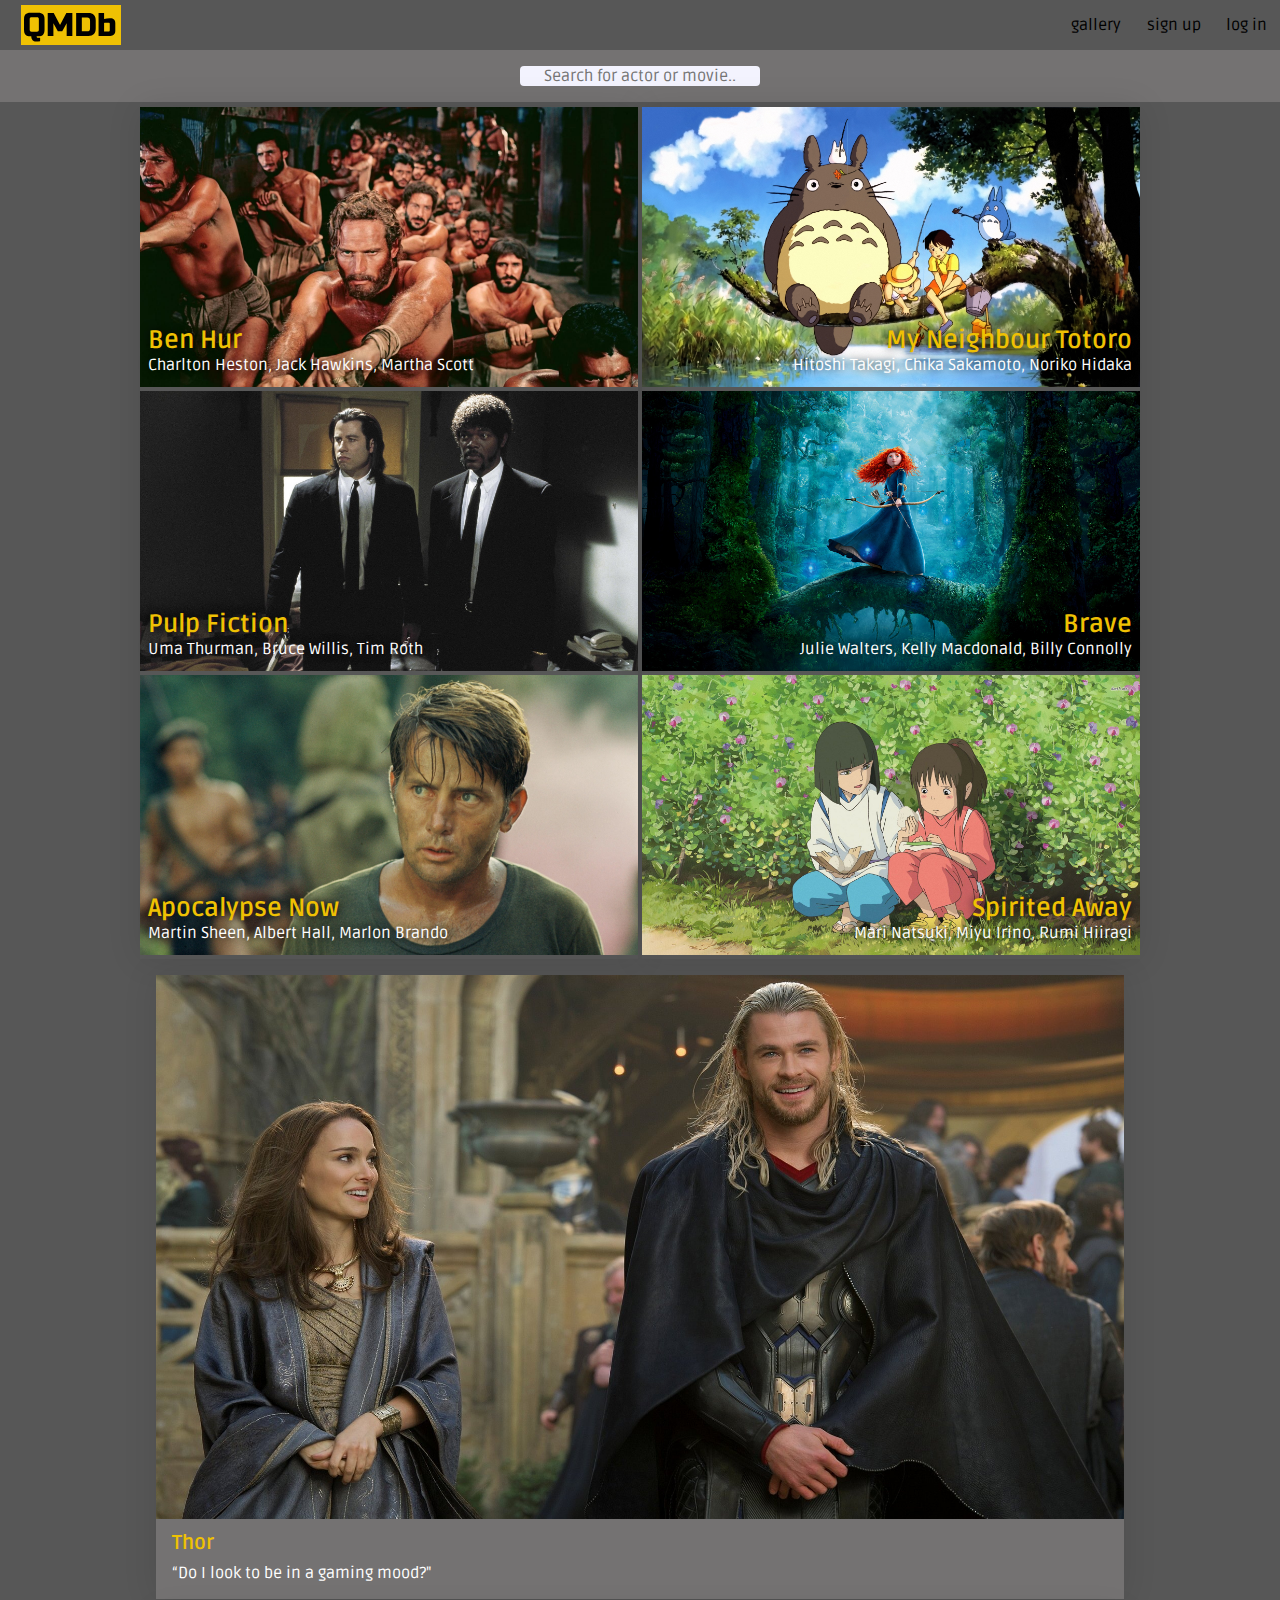
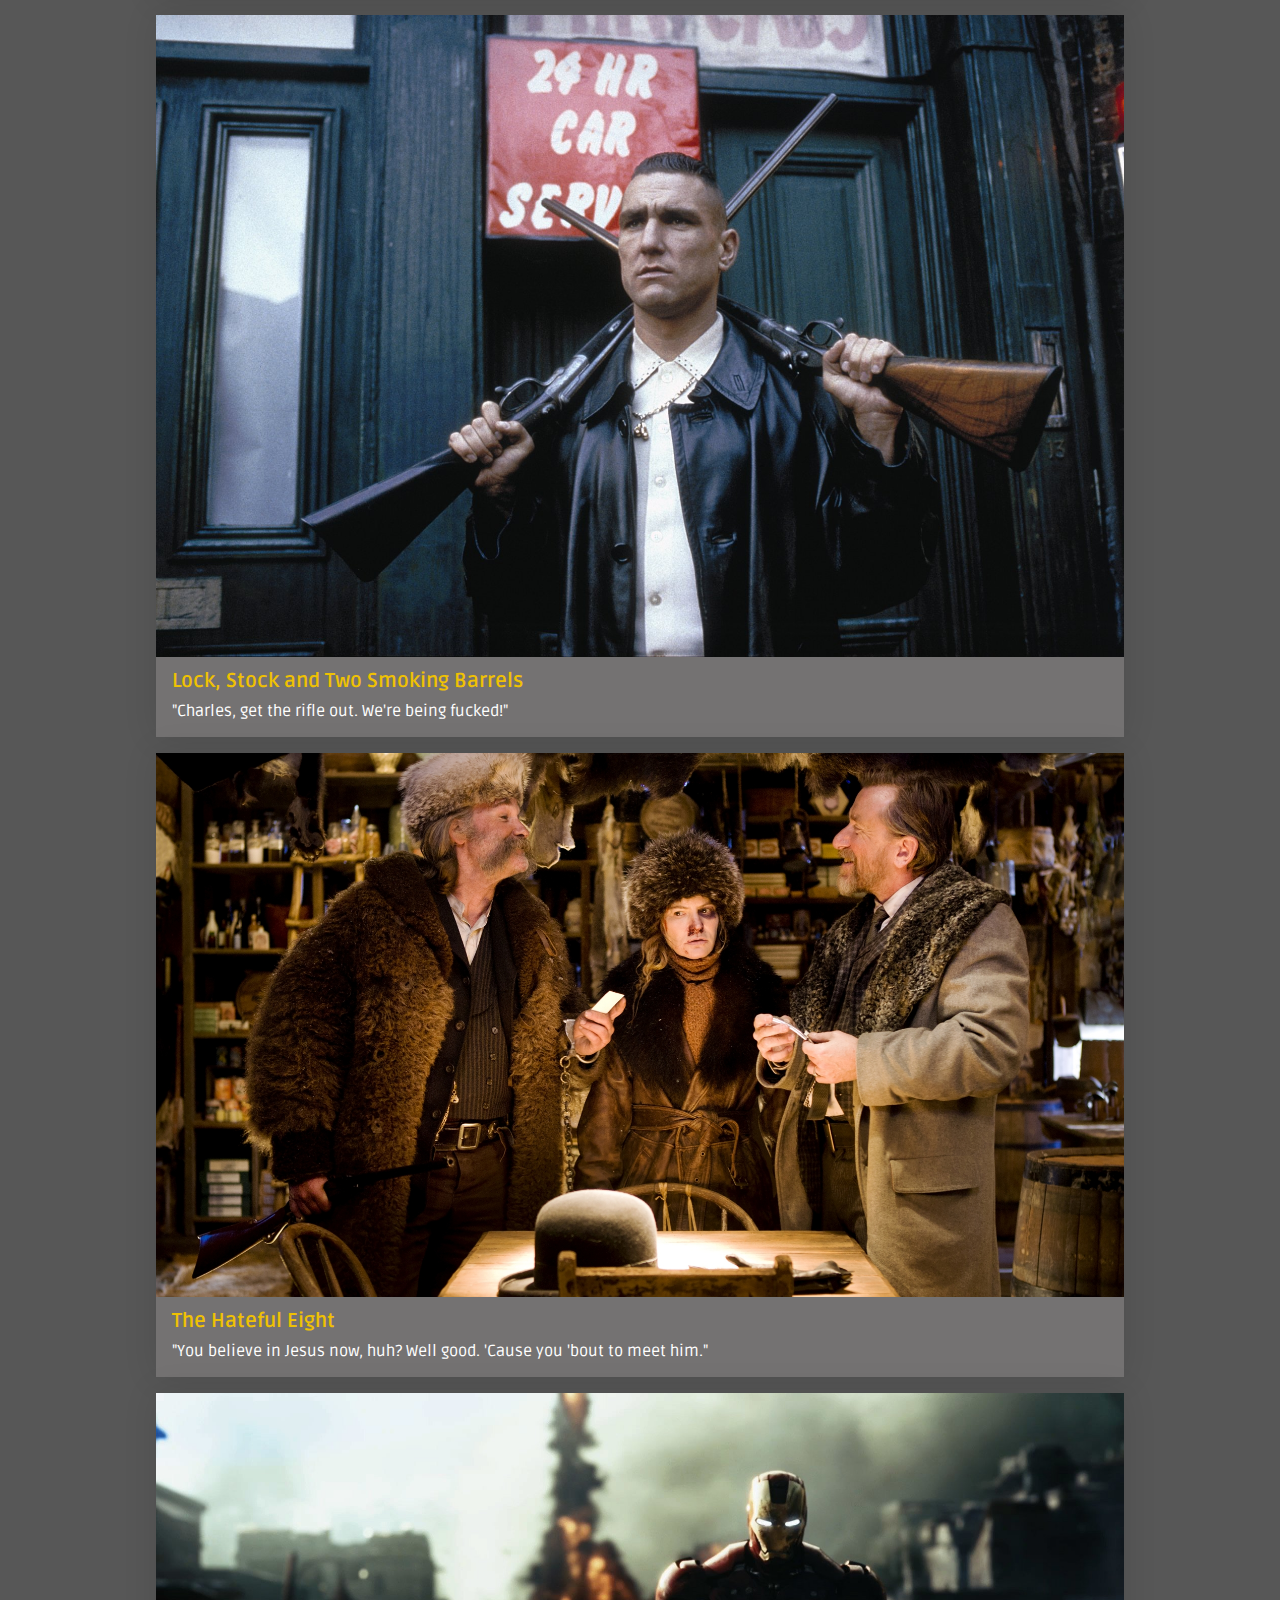
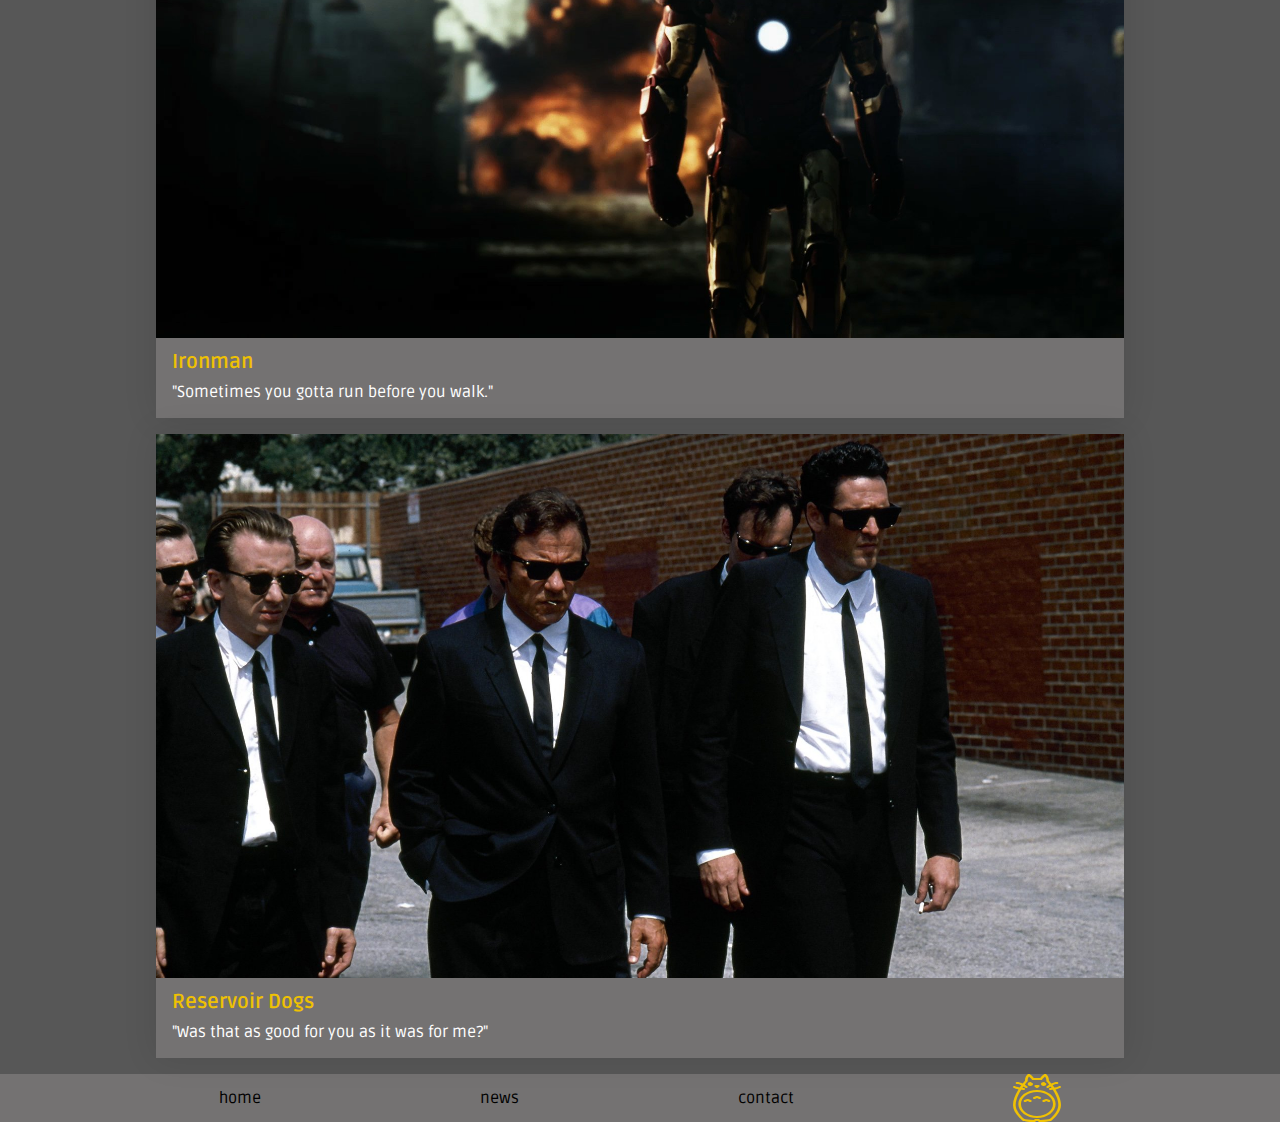
<file: index.html>
<!DOCTYPE html>
<html lang="en">

<head>
    <meta charset="UTF-8">
    <meta name="viewport" content="width=device-width, initial-scale=1.0">
    <link href="https://fonts.googleapis.com/css2?family=Ruda:wght@700&display=swap" rel="stylesheet">
    <link rel="stylesheet" type="text/css" href="./styles/style.css">
    <title>QMDb</title>
</head>

<body>

    <!-- Logo,links,menu,searchbar -->

    <header id="takemeback">

        <img src="./images/QMDb_LOGO.svg" alt="logo">
        <aside>
            <a href="./views/gallery.html">gallery</a>
            <a href="./views/signup.html">sign up</a>
            <a href="./views/login.html">log in</a>
        </aside>  

    </header>

    <section class="search_bar">
        <input type="text" class="input_field" placeholder="Search for actor or movie..">
    </section>

    <main>

        <!-- images,figcaps inside -->

        <section class="grid_container">

            <section class="grid_item_top_cards left">

                <figure>
                    <img src="./images/ben_hur.jpg" alt="Ben Hur">
                    <figcaption>
                        <h1>Ben Hur</h1>
                        <p>Charlton Heston, Jack Hawkins, Martha Scott</p>
                    </figcaption>
                </figure>

                <figure>
                    <img src="./images/pulp_fiction.jpg" alt="Pulp Fiction">
                    <figcaption>
                        <h1>Pulp Fiction</h1>
                        <p>Uma Thurman, Bruce Willis, Tim Roth</p>
                    </figcaption>
                </figure>

                <figure>
                    <img src="./images/apocalys_now.jpg" alt="Apocalypse Now">
                    <figcaption>
                        <h1>Apocalypse Now</h1>
                        <p>Martin Sheen, Albert Hall, Marlon Brando</p>
                    </figcaption>
                </figure>
            </section>

            <section class="grid_item_top_cards right">

                <figure>
                    <img src="./images/totoroo.jpg" alt="My Neighbour Totoro">
                    <figcaption>
                        <h1>My Neighbour Totoro</h1>
                        <p>Hitoshi Takagi, Chika Sakamoto, Noriko Hidaka</p>
                    </figcaption>
                </figure>

                <figure>
                    <img src="./images/brave.jpg" alt="Brave">
                    <figcaption>
                        <h1>Brave</h1>
                        <p>Julie Walters, Kelly Macdonald, Billy Connolly</p>
                    </figcaption>
                </figure>

                <figure>
                    <img src="./images/spirited.jpg" alt="Spirited Away">
                    <figcaption>
                        <h1>Spirited Away</h1>
                        <p>Mari Natsuki, Miyu Irino, Rumi Hiiragi</p>
                    </figcaption>
                </figure>

            </section>

        </section>

        <!-- images,figcaps under-->

        <section class="bottom_cards">

            <article>
                <figure>
                    <img src="./images/thor.jpg" alt="Thor">
                </figure>
                <h2>Thor</h2>
                <p>“Do I look to be in a gaming mood?"</p>
            </article>
            <article>
                <figure>
                    <img src="./images/lock_stock.jpg" alt="Lock, Stock and Two Smoking Barrels">
                </figure>
                <h2>Lock, Stock and Two Smoking Barrels</h2>
                <p>"Charles, get the rifle out. We're being fucked!"</p>
            </article>
            <article>
                <figure>
                    <img src="./images/hateful_eight1.jpg" alt="The Hateful Eight">
                </figure>
                <h2>The Hateful Eight</h2>
                <p>"You believe in Jesus now, huh? Well good. 'Cause you 'bout to meet him."</p>
            </article>
            <article>
                <figure>
                    <img src="./images/ironman.jpg" alt="Ironman">
                </figure>
                <h2>Ironman</h2>
                <p>"Sometimes you gotta run before you walk."</p>
            </article>
            <article>
                <figure>
                    <img src="./images/reservoir.jpg" alt="Reservoir Dogs">
                </figure>
                <h2>Reservoir Dogs</h2>
                <p>"Was that as good for you as it was for me?"</p>
            </article>

        </section>

    </main>

    <!-- links with go top in "home"  -->

    <footer>

        <a href="#takemeback">home</a>
        <a href="./views/news.html">news</a>
        <a href="./views/contact.html">contact</a>
        <img src="./images/totoroyellow.svg" alt="totoro svg">
        
    </footer>

</body>

</html>
</file>
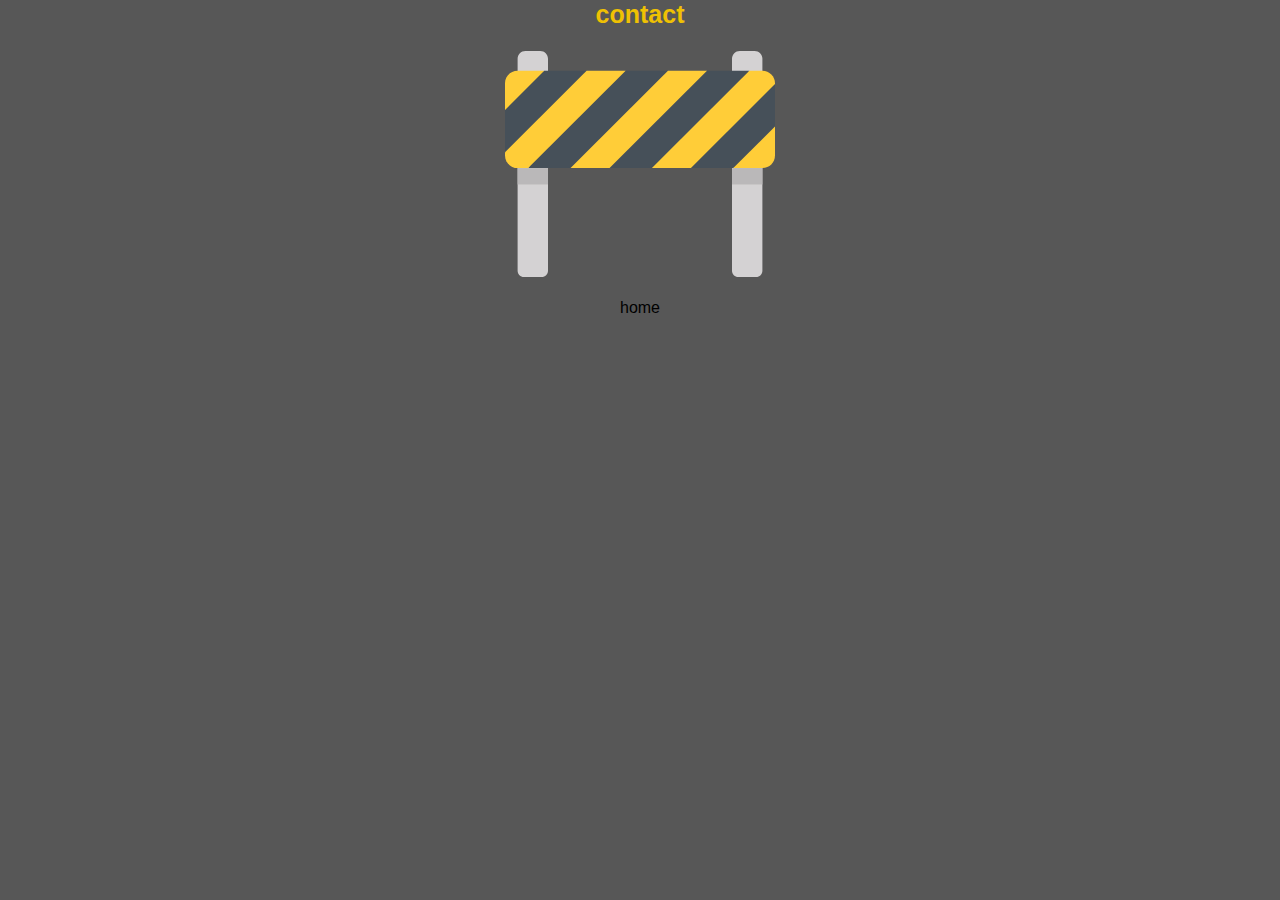
<file: views/contact.html>
<!DOCTYPE html>
<html lang="en">
<head>
    <meta charset="UTF-8">
    <meta name="viewport" content="width=device-width, initial-scale=1.0">
    <link rel="stylesheet" type="text/css" href="../styles/style.css">
    <title>contact</title>
</head>
<body class="under_construction">

    <h1>contact</h1>
    <img src="../images/under-construction.svg" alt="">
    <a href="../index.html">home</a>

</body>
</html>
</file>
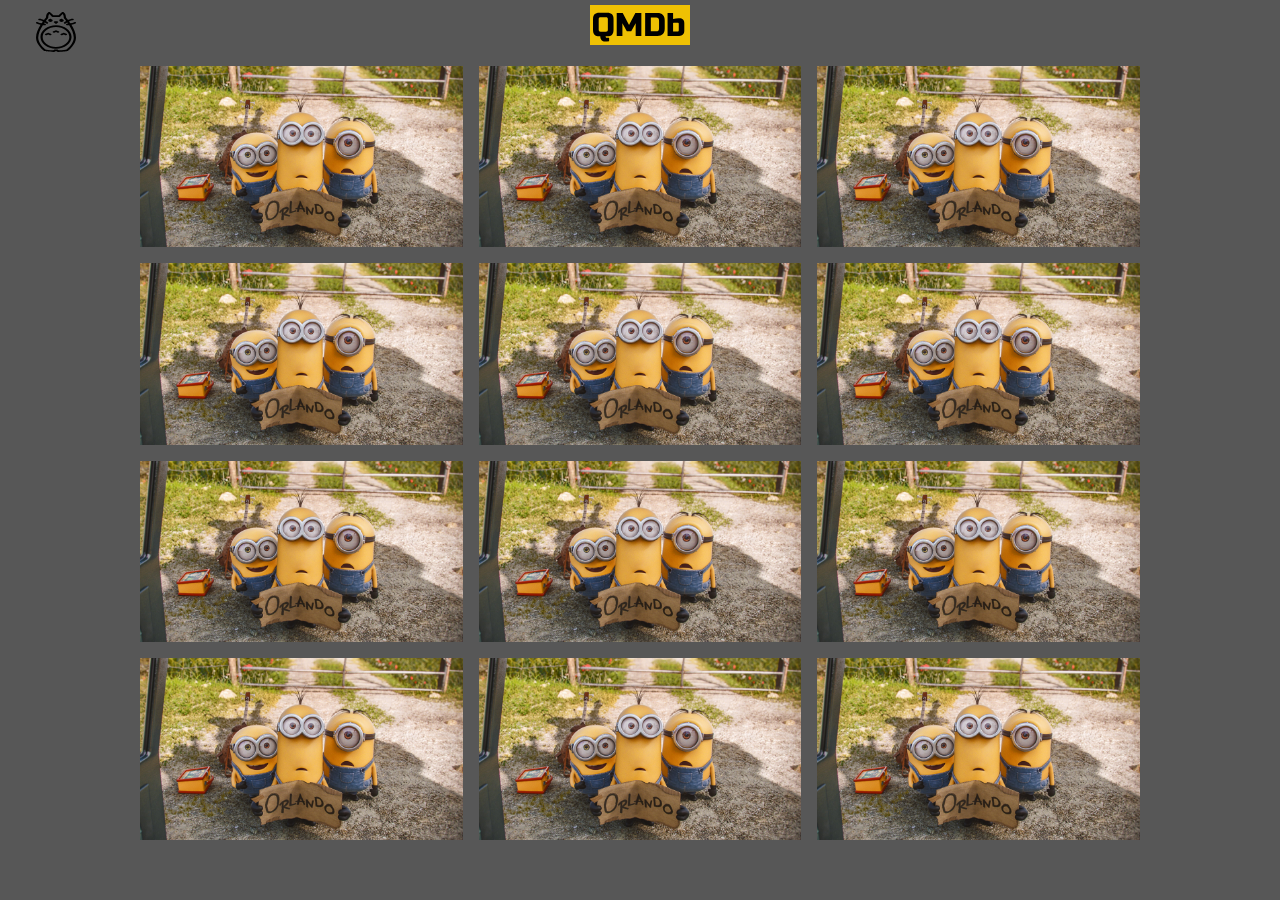
<file: views/gallery.html>
<!DOCTYPE html>
<html lang="en">

<head>
    <meta charset="UTF-8">
    <meta name="viewport" content="width=device-width, initial-scale=1.0">
    <link href="https://fonts.googleapis.com/css2?family=Ruda:wght@700&display=swap" rel="stylesheet">
    <link rel="stylesheet" href="../styles/style.css">
    <title>gallery</title>
</head>

<body>

    <header class="gallery_logo">

        <img src="../images/QMDb_LOGO.svg" alt="logo">

    </header>

    <main>

        <section class="gallery_container">

            <img src="../images/minions.jpg" alt="despicable me minions">
            <img src="../images/minions.jpg" alt="despicable me minions">
            <img src="../images/minions.jpg" alt="despicable me minions">
            <img src="../images/minions.jpg" alt="despicable me minions">
            <img src="../images/minions.jpg" alt="despicable me minions">
            <img src="../images/minions.jpg" alt="despicable me minions">
            <img src="../images/minions.jpg" alt="despicable me minions">
            <img src="../images/minions.jpg" alt="despicable me minions">
            <img src="../images/minions.jpg" alt="despicable me minions">
            <img src="../images/minions.jpg" alt="despicable me minions">
            <img src="../images/minions.jpg" alt="despicable me minions">
            <img src="../images/minions.jpg" alt="despicable me minions">

        </section>

    </main>

        <!-- slide in menu -->

    <nav>

        <aside>
            <a href="../index.html">home</a>
            <a href="../views/news.html">news</a>
            <a href="../views/signup.html">sign up</a>
            <a href="../views/login.html">log in</a>
            <a href="../views/contact.html">contact</a>
        </aside>

    </nav>

    <a href="#" class="toggle"></a>

</body>

<script>

    var toggle = document.querySelector('.toggle');
    toggle.addEventListener('click', (e) => {

        openNavigation()

    });

    function openNavigation() {

        console.log('clicked');
        let nav = document.querySelector('nav');
        nav.classList.toggle('open');
    }
</script>



</html>
</file>
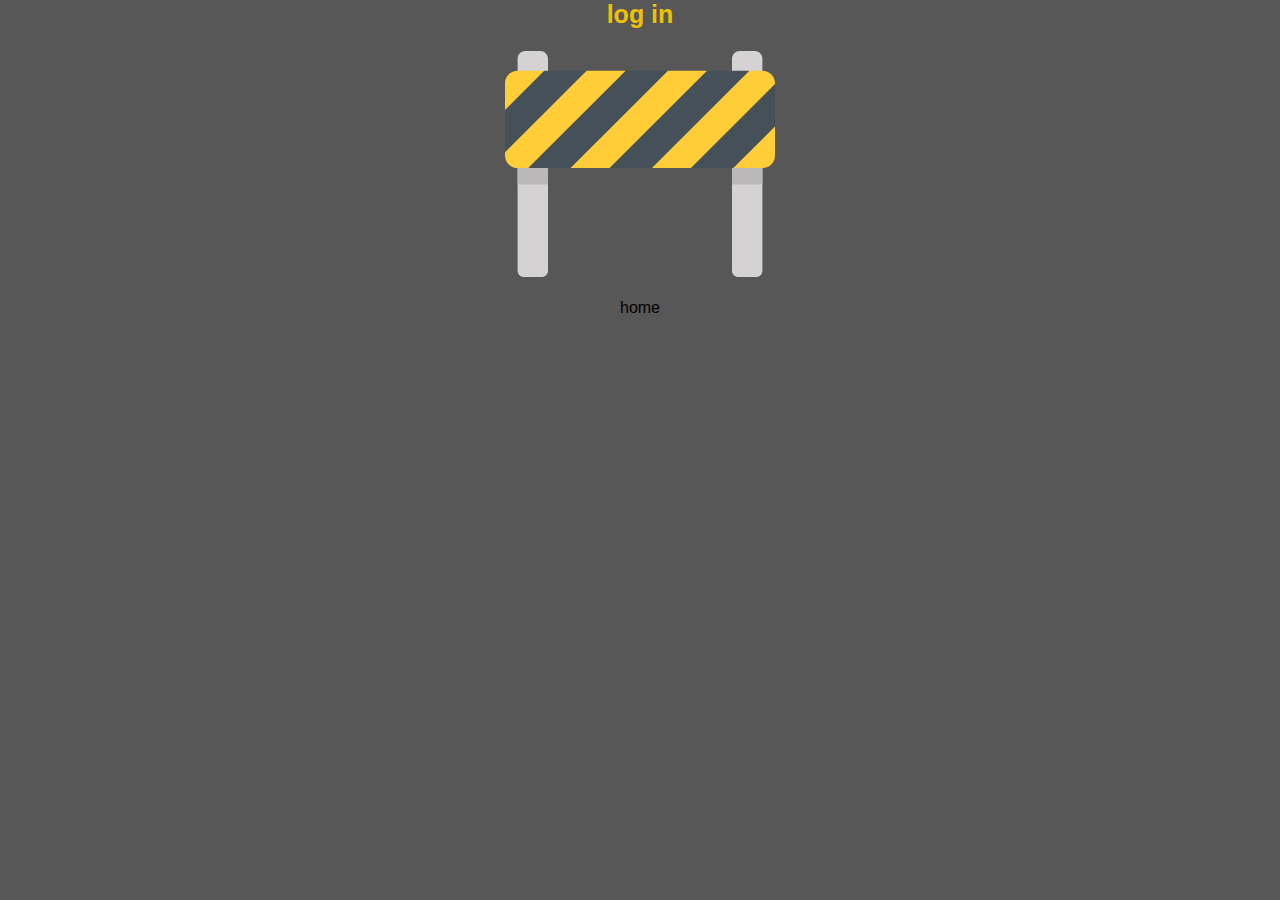
<file: views/login.html>
<!DOCTYPE html>
<html lang="en">
<head>
    <meta charset="UTF-8">
    <meta name="viewport" content="width=device-width, initial-scale=1.0">
    <link rel="stylesheet" type="text/css" href="../styles/style.css">
    <title>log in</title>
</head>
<body class="under_construction">

    <h1>log in</h1>
    <img src="../images/under-construction.svg" alt="">
    <a href="../index.html">home</a>
    
</body>
</html>
</file>
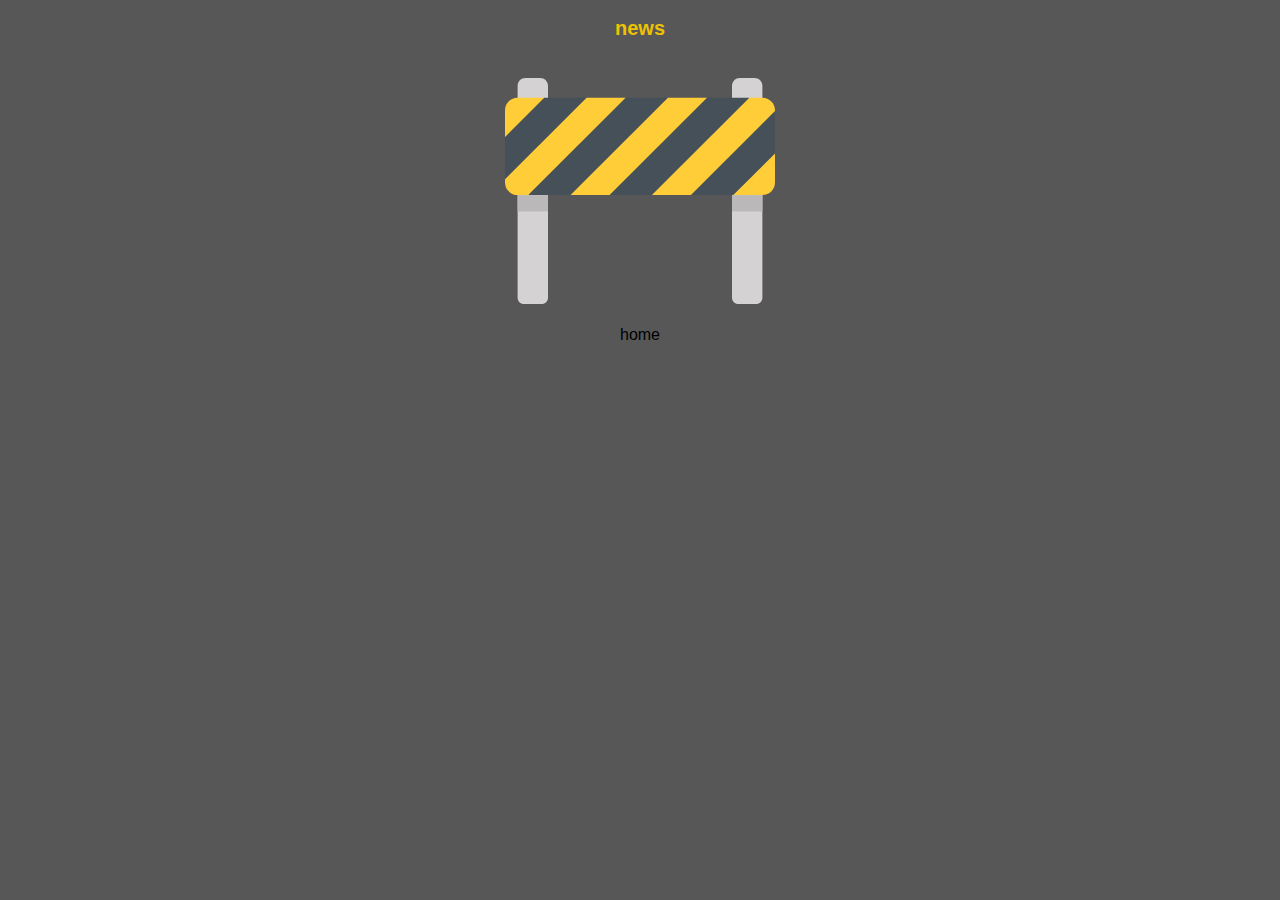
<file: views/news.html>
<!DOCTYPE html>
<html lang="en">
<head>
    <meta charset="UTF-8">
    <meta name="viewport" content="width=device-width, initial-scale=1.0">
    <link rel="stylesheet" type="text/css" href="../styles/style.css">
    <title>news</title>
</head>
<body class="under_construction">

    <h2>news</h2>
    <img src="../images/under-construction.svg" alt="">
    <a href="../index.html">home</a>

</body>
</html>
</file>
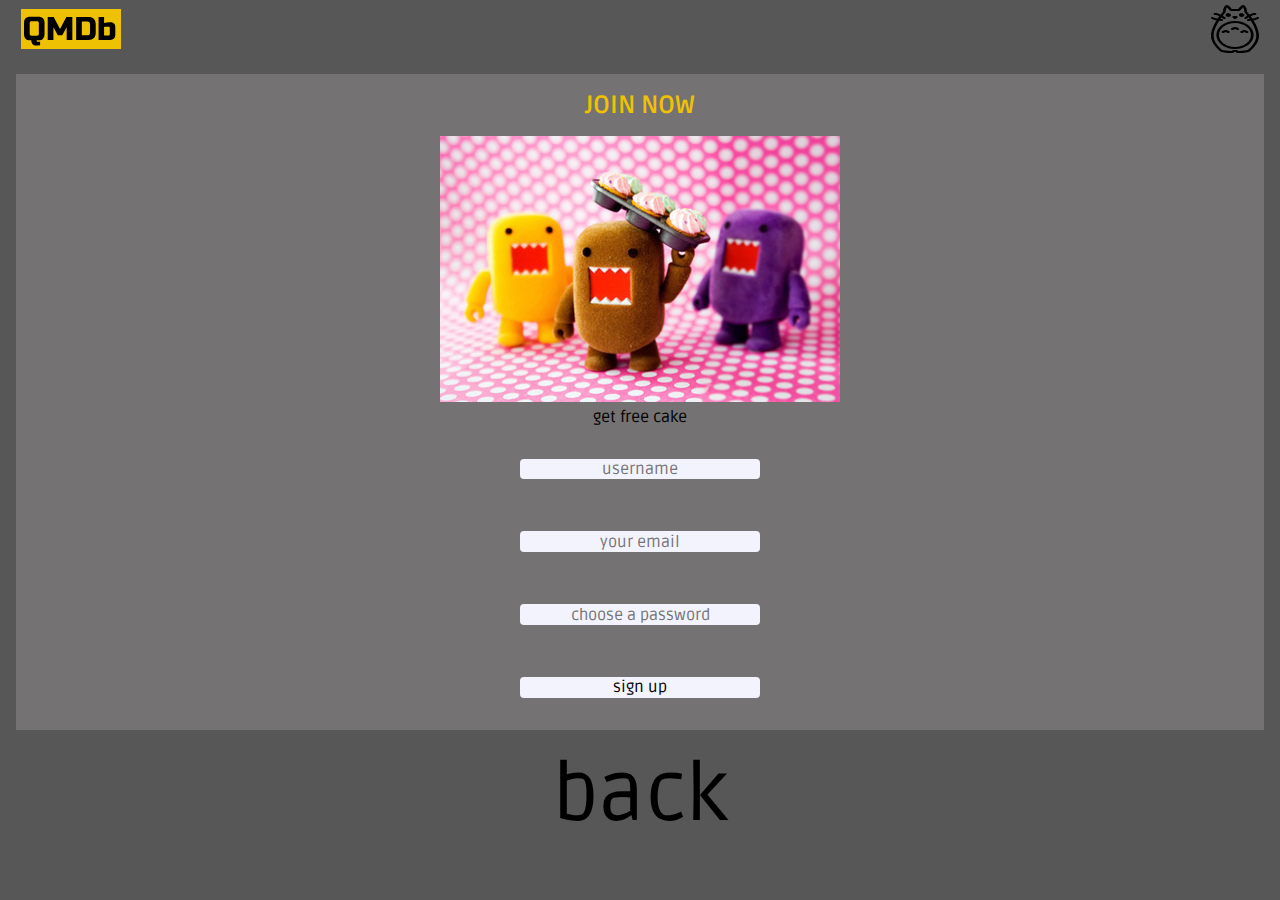
<file: views/signup.html>
<!DOCTYPE html>
<html lang="en">

<head>
    <meta charset="UTF-8">
    <meta name="viewport" content="width=device-width, initial-scale=1.0">
    <link href="https://fonts.googleapis.com/css2?family=Ruda:wght@700&display=swap" rel="stylesheet">
    <link rel="stylesheet" type="text/css" href="../styles/style.css">
    <title>sign up</title>
</head>

<body>
    <header>
    
        <img src="../images/QMDb_LOGO.svg" alt="">
        <img src="../images/tororo.svg" alt="">
        
    </header>

    <!-- sign up input with username,email,password and submit button -->

    <section class="sign_up_form">

        <form>

            <h1>JOIN NOW</h1>
            <figure>
                <img src="../images/domo.jpg" alt="">
                <figcaption>get free cake</figcaption>
            </figure>

            <input type="text" id="username" name="username" placeholder="username" required>
            <br>
            <input type="email" id="email" name="email" placeholder="your email" required>
            <br>
            <input type="password" id="password" name="password" placeholder="choose a password" required>
            <br>
            <input type="submit" value="sign up">

        </form>


    </section>



    <section class="sign_up_form">
        <a href="../index.html">back</a>
    </section>

</body>

</html>
</file>
<file: styles/style.css>
:root {
    --max-width: 1000px;
    --color-search-bar: #F3F3FE;
    --bg-color: #747272;
    --body-color: #575757;
    --text-color: #FFFFFF;
    --theme-color: #EFC103;
    --theme-font:'Ruda', sans-serif;
    scroll-behavior: smooth;
}

body {
    margin: 0 auto;
    background-color: var(--body-color)
}

body a {
    text-decoration: none;
    transition: all 1.2s ease;
    color: black;
}

body a:hover {
    transform: scale(1.3);
    background-color: var(--theme-color);
  }

h1 {
    font-size: 25px;
    margin: 0;
    font-family: var(--theme-font);
    color: var(--theme-color);
}

h2 {
    font-size: 20px;
    font-family: var(--theme-font);
    color: var(--theme-color);
}

a, p, input, form, figcaption {
    font-size: 16px;
    margin-top: 0;
    font-family: var(--theme-font);
}

figure > img {
    width: 100%; 
}

body > header {
    display: flex;
    justify-content: space-between;
    flex-wrap: wrap;
    align-items: center;
}

body > header a {
    margin: 0 .8rem;
}

body > header img {
    margin: .3rem;
    padding: 0 1rem;
}

header aside {
    display: flex;
}

/* searchbar */

.input_field {
    width: 15rem;
    margin: 1rem;
    height: 1.3rem;
    border-radius: 4px;
    border: 0;
    padding: 0;
    text-align: center;
    background-color: var(--color-search-bar);
}

.search_bar {
    display: flex;
    justify-content: center;
    background: var(--bg-color)
}

input {
    cursor: pointer;
}

/* images with figcaps inside left/right */

.grid_container {
    display: grid;
    grid-template-columns: repeat(1, 1fr);
    grid-gap: .3rem;
    padding-top: .3rem;
    text-shadow: black 0px 0px 10px;
    color: var(--text-color);
}

.grid_item_top_cards {
    box-shadow: 0 0 2rem rgba(0,0,0,.1);
}

.grid_item_top_cards figure {
    position: relative;
    margin: 0;
    padding: 0;
}

.left > figure > figcaption {
    position: absolute;
    bottom: 0;
    padding: 0 .5rem;
}

.left figcaption:hover {
    cursor: pointer;
    transform: translateX(2rem);
  }

.right > figure > figcaption {
    position: absolute;
    bottom: 0;
    right: 0;
    padding: 0 .5rem;
    text-align: end;
}

.right figcaption:hover {
    cursor: pointer;
    transform: translateX(-2rem);
  }

.grid_item_top_cards figcaption {
    transition: 2s;
}

/* images with h1 and p under*/

.bottom_cards {
    display: grid;
    grid-template-columns: repeat(1, 1fr);
    padding: 1rem;
    gap: 1rem;
}

.bottom_cards article {
    box-shadow: 0 0 2rem rgba(0,0,0,.1);
    background: var(--bg-color);
}

.bottom_cards article figure {
    margin: 0;
}

.bottom_cards article h2 {
    margin: .5rem 0;
    padding: 0 1rem;
}

.bottom_cards article p {
    padding: 0 1rem;
    color: #FFFFFF;
}

/* footer */

footer {
    display: flex;
    flex-direction: row;
    justify-content: space-evenly;
    align-items: center;
    background: var(--bg-color);
}

footer a:hover {
    transform: scale(1.3);
    background-color: var(--theme-color);
  }

  /* gallery page */

  .gallery_logo {
    display: flex;
    justify-content: center;
}

.gallery_container {
    display: grid;
    grid-template-columns: repeat(1, 1fr);
    grid-gap: 1rem;
    margin: 1rem 0;
}

.gallery_container img {
    width: 100%; 
}

/* totoro-button with drop-in menu from left */

a.toggle {
    position: fixed;
    top: .5rem;
    left: 2rem;
    width: 3rem;
    height: 3rem;
    background-image: url(../images/tototo1.svg);
    background-position: center;
    background-repeat: no-repeat;
    border-radius: 100%;
}

nav {
    position: absolute;
    top: 0;
    left: 0;
    height: 100vh;
    transform: translateX(-100%);
    transition: all .3s ease;
    background: var(--bg-color);
}

nav.open {
    transform: translateX(0);
    width: 5rem;
    padding: 1rem;
    padding-top: 5rem;
}

nav a {
    text-decoration: none;
    display: grid;
    margin-bottom: 2rem;
    opacity: 0;
    transition: all .9s ease;
    transform: translateX(-6rem);
}

nav.open a {
    opacity: 1;
    transform: translateX(0);
}

/* sign up page */

.sign_up_form {
    display: flex;
    justify-content: center;
    flex-direction: column;
    text-align: center;
}

.sign_up_form form {
    display: flex;
    flex-direction: column;
    align-items: center;
    margin: 1rem;
    padding: 1rem;
    background: var(--bg-color);
}

.sign_up_form input {
    width: 15rem;
    margin: 1rem;
    height: 1.3rem;
    border-radius: 4px;
    border: 0;
    padding: 0;
    text-align: center;
    background: var(--color-search-bar);
}

.sign_up_form a {
    font-size: 5rem;
}

/* under construction for contact,login,news */

.under_construction {
    display: flex;
    flex-direction: column;
    align-items: center;
    max-width: 30vh;
}

/* desktop queries */

@media screen and (min-width: 992px) {

    main {
        max-width: var(--max-width);
        margin: 0 auto;
    }

    .grid_container {
        grid-template-columns: repeat(2, 1fr);
    }   

    .gallery_container {
        grid-template-columns: repeat(3, 1fr);
    }
  }
</file>
